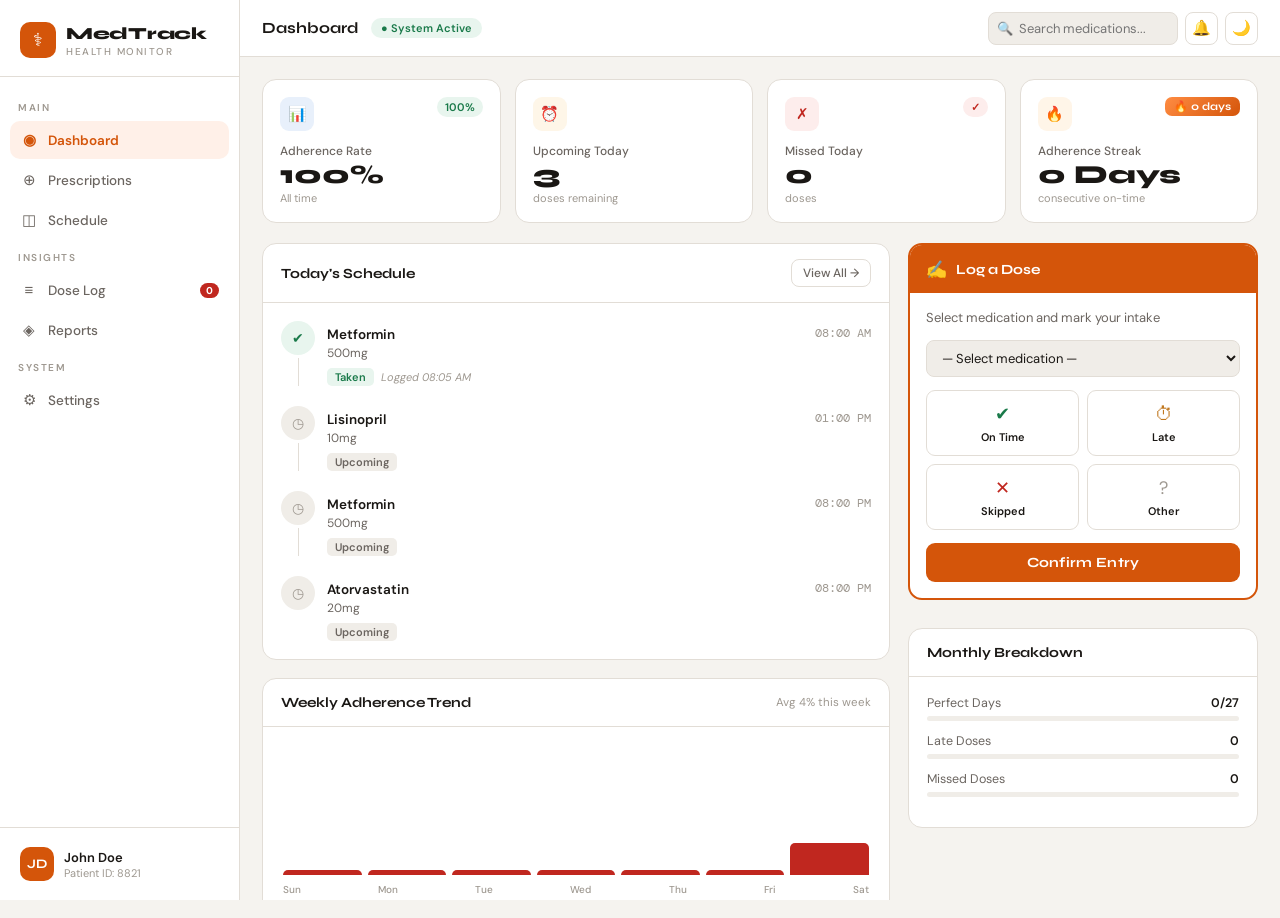
<file: index.html>
<!DOCTYPE html>
<html lang="en" data-theme="light">
<head>
<meta charset="utf-8"/>
<meta name="viewport" content="width=device-width, initial-scale=1.0"/>
<title>MedTrack — Medication Adherence System</title>
<link rel="preconnect" href="https://fonts.googleapis.com"/>
<link href="https://fonts.googleapis.com/css2?family=Syne:wght@400;500;600;700;800&family=DM+Sans:ital,wght@0,300;0,400;0,500;0,600;1,300&family=DM+Mono:wght@400;500&display=swap" rel="stylesheet"/>
<link rel="stylesheet" href="style.css">
</head>
<body>
<div class="app">
  <aside class="sidebar">
    <div class="logo">
      <div class="logo-mark">
        <div class="logo-icon">⚕</div>
        <div>
          <div class="logo-text">MedTrack</div>
          <div class="logo-sub">Health Monitor</div>
        </div>
      </div>
    </div>
    <nav class="nav">
      <div class="nav-section">Main</div>
      <div class="nav-item active" data-view="dashboard"><span class="nav-icon">◉</span>Dashboard</div>
      <div class="nav-item" data-view="prescriptions"><span class="nav-icon">⊕</span>Prescriptions</div>
      <div class="nav-item" data-view="schedule"><span class="nav-icon">◫</span>Schedule</div>
      <div class="nav-section">Insights</div>
      <div class="nav-item" data-view="doselog"><span class="nav-icon">≡</span>Dose Log<span class="nav-badge" id="missed-badge">0</span></div>
      <div class="nav-item" data-view="reports"><span class="nav-icon">◈</span>Reports</div>
      <div class="nav-section">System</div>
      <div class="nav-item" data-view="settings"><span class="nav-icon">⚙</span>Settings</div>
    </nav>
    <div class="sidebar-bottom">
      <div class="user-card">
        <div class="avatar" id="avatar-initials">JD</div>
        <div style="flex:1;overflow:hidden">
          <div class="user-name" id="sidebar-username">John Doe</div>
          <div class="user-id" id="sidebar-patientid">Patient ID: 8821</div>
        </div>
      </div>
    </div>
  </aside>

  <div class="main">
    <header class="header">
      <div class="header-left">
        <div class="page-title" id="header-title">Dashboard</div>
        <div class="status-pill">● System Active</div>
      </div>
      <div class="header-right">
        <div class="search-wrap">
          <span class="search-icon">🔍</span>
          <input type="text" placeholder="Search medications..." id="search-input"/>
        </div>
        <button class="icon-btn" id="notif-btn" title="Alerts">🔔<span class="notif-dot" id="notif-dot" style="display:none"></span></button>
        <button class="icon-btn" id="theme-btn" title="Toggle theme">🌙</button>
      </div>
    </header>

    <div class="content">
      <!-- DASHBOARD -->
      <div class="view active" id="view-dashboard">
        <div class="stats-grid">
          <div class="stat-card">
            <div class="stat-top">
              <div class="stat-icon" style="background:var(--blue-bg);color:var(--blue)">📊</div>
              <div class="stat-badge" id="adh-badge" style="background:var(--green-bg);color:var(--green)">—</div>
            </div>
            <div class="stat-label">Adherence Rate</div>
            <div class="stat-value" id="stat-adherence">—%</div>
            <div class="stat-sub">All time</div>
          </div>
          <div class="stat-card">
            <div class="stat-top">
              <div class="stat-icon" style="background:var(--orange-bg);color:var(--orange)">⏰</div>
            </div>
            <div class="stat-label">Upcoming Today</div>
            <div class="stat-value" id="stat-upcoming">—</div>
            <div class="stat-sub">doses remaining</div>
          </div>
          <div class="stat-card">
            <div class="stat-top">
              <div class="stat-icon" style="background:var(--red-bg);color:var(--red)">✗</div>
              <div class="stat-badge" id="miss-badge2" style="background:var(--red-bg);color:var(--red)">—</div>
            </div>
            <div class="stat-label">Missed Today</div>
            <div class="stat-value" id="stat-missed">—</div>
            <div class="stat-sub">doses</div>
          </div>
          <div class="stat-card">
            <div class="stat-top">
              <div class="stat-icon" style="background:#FFF5E8;color:#C09820">🔥</div>
              <div class="streak-badge" id="streak-badge">0</div>
            </div>
            <div class="stat-label">Adherence Streak</div>
            <div class="stat-value" id="stat-streak">— Days</div>
            <div class="stat-sub">consecutive on-time</div>
          </div>
        </div>

        <div class="two-col">
          <div style="display:flex;flex-direction:column;gap:18px">
            <div class="card">
              <div class="card-head">
                <span class="card-title">Today's Schedule</span>
                <button class="btn btn-ghost btn-sm" onclick="navigate('schedule')">View All →</button>
              </div>
              <div class="card-body">
                <div class="timeline" id="today-timeline"></div>
              </div>
            </div>
            <div class="card">
              <div class="card-head">
                <span class="card-title">Weekly Adherence Trend</span>
                <span style="font-size:11.5px;color:var(--text3)" id="week-summary"></span>
              </div>
              <div class="card-body">
                <div class="bar-chart" id="weekly-chart"></div>
                <div class="chart-labels" id="weekly-labels"></div>
              </div>
            </div>
          </div>

          <div class="right-col">
            <div class="log-panel">
              <div class="log-head">
                <span style="font-size:17px">✍</span>
                <span class="log-head-text">Log a Dose</span>
              </div>
              <div class="log-body">
                <p>Select medication and mark your intake</p>
                <select class="form-select" id="log-select"><option value="">— Select medication —</option></select>
                <div class="status-grid">
                  <div class="status-opt" data-status="onTime" onclick="selectStatus(this)">
                    <span class="opt-icon" style="color:var(--green)">✔</span><span class="opt-label">On Time</span>
                  </div>
                  <div class="status-opt" data-status="late" onclick="selectStatus(this)">
                    <span class="opt-icon" style="color:var(--orange)">⏱</span><span class="opt-label">Late</span>
                  </div>
                  <div class="status-opt" data-status="skipped" onclick="selectStatus(this)">
                    <span class="opt-icon" style="color:var(--red)">✕</span><span class="opt-label">Skipped</span>
                  </div>
                  <div class="status-opt" data-status="other" onclick="selectStatus(this)">
                    <span class="opt-icon" style="color:var(--text3)">?</span><span class="opt-label">Other</span>
                  </div>
                </div>
                <button class="confirm-btn" onclick="confirmLog()">Confirm Entry</button>
              </div>
            </div>
            <div id="alerts-container"></div>
            <div class="card">
              <div class="card-head"><span class="card-title">Monthly Breakdown</span></div>
              <div class="card-body">
                <div class="breakdown-item">
                  <div class="breakdown-row"><span style="color:var(--text2)">Perfect Days</span><span class="breakdown-val" id="perf-days">—</span></div>
                  <div class="progress-track"><div class="progress-fill" id="perf-bar" style="background:var(--green);width:0%"></div></div>
                </div>
                <div class="breakdown-item" style="margin-top:12px">
                  <div class="breakdown-row"><span style="color:var(--text2)">Late Doses</span><span class="breakdown-val" id="late-doses">—</span></div>
                  <div class="progress-track"><div class="progress-fill" id="late-bar" style="background:var(--orange);width:0%"></div></div>
                </div>
                <div class="breakdown-item" style="margin-top:12px">
                  <div class="breakdown-row"><span style="color:var(--text2)">Missed Doses</span><span class="breakdown-val" id="total-missed-month">—</span></div>
                  <div class="progress-track"><div class="progress-fill" id="missed-bar" style="background:var(--red);width:0%"></div></div>
                </div>
              </div>
            </div>
          </div>
        </div>
      </div>

      <!-- PRESCRIPTIONS -->
      <div class="view" id="view-prescriptions">
        <div class="section-head">
          <span class="section-title">Prescriptions</span>
          <button class="btn btn-primary" onclick="openAddRx()">+ Add Prescription</button>
        </div>
        <div class="rx-grid" id="rx-grid"></div>
      </div>

      <!-- SCHEDULE -->
      <div class="view" id="view-schedule">
        <div class="section-head">
          <span class="section-title">Dose Schedule</span>
          <select class="form-select" style="width:auto;margin:0" id="schedule-filter">
            <option value="today">Today</option>
            <option value="week">This Week</option>
            <option value="all">All Upcoming</option>
          </select>
        </div>
        <div class="card"><div class="card-body"><div id="schedule-list" class="timeline"></div></div></div>
      </div>

      <!-- DOSE LOG -->
      <div class="view" id="view-doselog">
        <div class="section-head">
          <span class="section-title">Dose Log</span>
          <select class="form-select" style="width:auto;margin:0" id="log-filter">
            <option value="all">All</option>
            <option value="onTime">On Time</option>
            <option value="late">Late</option>
            <option value="skipped">Missed/Skipped</option>
          </select>
        </div>
        <div class="dose-log-list" id="doselog-list"></div>
      </div>

      <!-- REPORTS -->
      <div class="view" id="view-reports">
        <div class="section-head">
          <span class="section-title">Reports & Analytics</span>
          <button class="btn btn-ghost btn-sm" onclick="printReport()">⬇ Export</button>
        </div>
        <div class="report-grid" id="report-stats"></div>
        <div class="card" style="margin-bottom:18px">
          <div class="card-head"><span class="card-title">Medication-wise Adherence</span></div>
          <div class="card-body"><div class="med-adherence-list" id="med-adherence-list"></div></div>
        </div>
        <div class="card">
          <div class="card-head"><span class="card-title">Safety Alerts Summary</span></div>
          <div class="card-body" id="safety-summary"></div>
        </div>
      </div>

      <!-- SETTINGS -->
      <div class="view" id="view-settings">
        <div class="section-head"><span class="section-title">Settings</span></div>
        <div class="settings-section">
          <div class="settings-section-head">Patient Profile</div>
          <div class="settings-row">
            <div><div class="settings-row-label">Patient Name</div><div class="settings-row-sub">Your display name</div></div>
            <input class="form-input" style="width:190px" id="setting-name" placeholder="Full name"/>
          </div>
          <div class="settings-row">
            <div><div class="settings-row-label">Patient ID</div></div>
            <input class="form-input" style="width:190px" id="setting-id" placeholder="Patient ID"/>
          </div>
          <div class="settings-row"><div></div><button class="btn btn-primary btn-sm" onclick="saveProfile()">Save Profile</button></div>
        </div>
        <div class="settings-section">
          <div class="settings-section-head">Preferences</div>
          <div class="settings-row">
            <div><div class="settings-row-label">Dark Mode</div><div class="settings-row-sub">Switch to dark theme</div></div>
            <div class="toggle" id="dark-toggle" onclick="toggleTheme()"></div>
          </div>
          <div class="settings-row">
            <div><div class="settings-row-label">Reminder Simulation</div><div class="settings-row-sub">Alerts for upcoming doses</div></div>
            <div class="toggle on" id="reminder-toggle" onclick="this.classList.toggle('on')"></div>
          </div>
          <div class="settings-row">
            <div><div class="settings-row-label">Caregiver Mode</div><div class="settings-row-sub">Read-only monitoring view</div></div>
            <div class="toggle" id="caregiver-toggle" onclick="toggleCaregiver(this)"></div>
          </div>
        </div>
        <div class="settings-section">
          <div class="settings-section-head">Data Management</div>
          <div class="settings-row">
            <div><div class="settings-row-label">Clear All Data</div><div class="settings-row-sub">Reset everything</div></div>
            <button class="btn btn-sm" style="background:var(--red-bg);color:var(--red);border:1px solid var(--red)" onclick="clearData()">Clear Data</button>
          </div>
        </div>
      </div>
    </div>
  </div>
</div>

<!-- Add Rx Modal -->
<div class="modal-overlay hidden" id="rx-modal">
  <div class="modal">
    <div class="modal-head">
      <span class="modal-title">Add Prescription</span>
      <button class="modal-close" onclick="closeModal('rx-modal')">✕</button>
    </div>
    <div class="form-row">
      <div class="form-group"><label class="form-label">Drug Name *</label><input class="form-input" id="rx-name" placeholder="e.g. Metformin"/></div>
      <div class="form-group"><label class="form-label">Dosage *</label><input class="form-input" id="rx-dosage" placeholder="e.g. 500mg"/></div>
    </div>
    <div class="form-row">
      <div class="form-group"><label class="form-label">Frequency (per day) *</label><input class="form-input" type="number" id="rx-freq" min="1" max="6" value="1"/></div>
      <div class="form-group"><label class="form-label">Duration (days) *</label><input class="form-input" type="number" id="rx-duration" min="1" value="30"/></div>
    </div>
    <div class="form-row">
      <div class="form-group"><label class="form-label">Start Date *</label><input class="form-input" type="date" id="rx-start"/></div>
      <div class="form-group"><label class="form-label">First Dose Time *</label><input class="form-input" type="time" id="rx-time" value="08:00"/></div>
    </div>
    <div class="form-group"><label class="form-label">Instructions</label><input class="form-input" id="rx-instructions" placeholder="e.g. Take with food"/></div>
    <div class="form-group"><label class="form-label">Form</label>
      <select class="form-input" id="rx-form"><option>Oral Tablet</option><option>Capsule</option><option>Liquid</option><option>Injection</option><option>Topical</option></select>
    </div>
    <button class="confirm-btn" onclick="addPrescription()">Add & Generate Schedule</button>
  </div>
</div>

<div class="toast-container" id="toast-container"></div>

<script>
// ── STATE ──
const S = {
  profile: { name:'John Doe', patientId:'8821' },
  medications: [],
  schedule: [],
  logs: [],
  alerts: [],
  caregiverMode: false
};

// ── PERSISTENCE ──
function save() {
  try { localStorage.setItem('mt3', JSON.stringify(S)); } catch(e){}
}
function load() {
  try {
    const d = localStorage.getItem('mt3');
    if (d) {
      const p = JSON.parse(d);
      Object.assign(S, p);
      S.schedule.forEach(s => { s.scheduledTime = new Date(s.scheduledTime); });
      S.logs.forEach(l => { l.loggedAt = new Date(l.loggedAt); });
    } else { seed(); }
  } catch(e) { seed(); }
}
function seed() {
  const today = new Date().toISOString().split('T')[0];
  S.medications = [
    { id:'med1', name:'Metformin', dosage:'500mg', form:'Oral Tablet', frequency:2, duration:30, startDate:today, times:['08:00','20:00'], instructions:'Take with food', locked:true },
    { id:'med2', name:'Lisinopril', dosage:'10mg', form:'Oral Tablet', frequency:1, duration:30, startDate:today, times:['13:00'], instructions:'', locked:true },
    { id:'med3', name:'Atorvastatin', dosage:'20mg', form:'Oral Tablet', frequency:1, duration:30, startDate:today, times:['20:00'], instructions:'Take at bedtime', locked:true }
  ];
  genAllSchedules();
  // Seed: log morning metformin as on time
  const now = new Date();
  S.schedule.forEach(d => {
    const t = new Date(d.scheduledTime);
    if (t.toDateString()===now.toDateString() && d.name==='Metformin' && t.getHours()===8) {
      S.logs.push({ id:uid(), doseId:d.id, status:'onTime', loggedAt:new Date(t.getTime()+5*60000), medId:d.medId, medName:d.name });
    }
  });
  save();
}

// ── UTILS ──
function uid() { return Math.random().toString(36).slice(2,9); }
function fmtDate(d) { return new Date(d).toLocaleDateString([],{month:'short',day:'numeric',year:'numeric'}); }
function fmtTime(d) {
  if (typeof d === 'string') {
    const [h,m] = d.split(':'); const hh=+h;
    return ((hh%12)||12)+':'+m+(hh>=12?' PM':' AM');
  }
  return new Date(d).toLocaleTimeString([],{hour:'2-digit',minute:'2-digit'});
}

// ── SCHEDULE ──
function genSchedule(med) {
  const start = new Date(med.startDate+'T00:00:00');
  for (let i=0; i<med.duration; i++) {
    const day = new Date(start); day.setDate(day.getDate()+i);
    med.times.forEach(t => {
      const [h,m] = t.split(':');
      const dt = new Date(day); dt.setHours(+h,+m,0,0);
      const id = med.id+'_'+dt.getTime();
      if (!S.schedule.find(s=>s.id===id))
        S.schedule.push({ id, medId:med.id, name:med.name, dosage:med.dosage, scheduledTime:dt });
    });
  }
}
function genAllSchedules() { S.schedule=[]; S.medications.forEach(genSchedule); }
function computeTimes(freq, firstTime) {
  const [h,m]=firstTime.split(':').map(Number), gap=Math.floor(24/freq), times=[firstTime];
  for (let i=1;i<freq;i++) times.push(String((h+gap*i)%24).padStart(2,'0')+':'+String(m).padStart(2,'0'));
  return times;
}

// ── METRICS ──
function doseStatus(dose) {
  const log = S.logs.filter(l=>l.doseId===dose.id).sort((a,b)=>new Date(b.loggedAt)-new Date(a.loggedAt))[0];
  if (log) return log.status;
  return new Date(dose.scheduledTime) < new Date() ? 'missed' : 'upcoming';
}
function calcMetrics() {
  let taken=0,missed=0,upcoming=0,todayT=0,todayM=0,todayU=0;
  const today=new Date().toDateString();
  S.schedule.forEach(d => {
    const s=doseStatus(d), isT=new Date(d.scheduledTime).toDateString()===today;
    if(s==='onTime'||s==='late'){taken++;if(isT)todayT++;}
    else if(s==='missed'||s==='skipped'){missed++;if(isT)todayM++;}
    else{upcoming++;if(isT)todayU++;}
  });
  const adh = taken+missed>0 ? Math.round(taken/(taken+missed)*100) : 0;
  return {taken,missed,upcoming,adh,todayT,todayM,todayU};
}
function calcStreak() {
  const days={};
  S.schedule.forEach(d => {
    const k=new Date(d.scheduledTime).toDateString();
    if(!days[k]) days[k]={t:0,on:0};
    days[k].t++;
    if(doseStatus(d)==='onTime') days[k].on++;
  });
  let streak=0;
  for (const k of Object.keys(days).sort((a,b)=>new Date(b)-new Date(a))) {
    if(days[k].t>0&&days[k].on===days[k].t) streak++;
    else break;
  }
  return streak;
}
function calcWeekly() {
  const labels=['Sun','Mon','Tue','Wed','Thu','Fri','Sat'], now=new Date();
  return labels.map((l,i) => {
    const day=new Date(now); day.setDate(now.getDate()-((now.getDay()-i+7)%7));
    const ds=day.toDateString();
    const doses=S.schedule.filter(d=>new Date(d.scheduledTime).toDateString()===ds);
    const taken=doses.filter(d=>{const s=doseStatus(d);return s==='onTime'||s==='late';}).length;
    const pct=doses.length>0?Math.round(taken/doses.length*100):0;
    return {l, pct, isFuture:day>now};
  });
}
function calcMonthly() {
  const now=new Date(), days={};
  S.schedule.forEach(d => {
    const dt=new Date(d.scheduledTime);
    if(dt.getMonth()!==now.getMonth()) return;
    const k=dt.toDateString();
    if(!days[k]) days[k]={t:0,on:0,late:0,miss:0};
    days[k].t++;
    const s=doseStatus(d);
    if(s==='onTime') days[k].on++;
    else if(s==='late') days[k].late++;
    else if(s==='missed'||s==='skipped') days[k].miss++;
  });
  let perfect=0,late=0,missed=0,total=0;
  Object.values(days).forEach(d=>{
    total++;
    if(d.t>0&&d.on===d.t) perfect++;
    late+=d.late; missed+=d.miss;
  });
  return {perfect,late,missed,total};
}
function detectAlerts() {
  S.alerts=[];
  S.medications.forEach(med => {
    const doses=S.schedule.filter(d=>d.medId===med.id).sort((a,b)=>new Date(b.scheduledTime)-new Date(a.scheduledTime));
    let cons=0;
    for (const d of doses) {
      if(new Date(d.scheduledTime)>new Date()) continue;
      const s=doseStatus(d);
      if(s==='missed'||s==='skipped') cons++;
      else break;
    }
    if(cons>=2) S.alerts.push({med:med.name,count:cons,severity:cons>=3?'high':'medium'});
  });
}

// ── RENDER ──
function g(id) { return document.getElementById(id); }
function renderAll() {
  detectAlerts();
  const m=calcMetrics(), streak=calcStreak();
  g('stat-adherence').textContent=m.adh+'%';
  g('stat-upcoming').textContent=m.todayU;
  g('stat-missed').textContent=m.todayM;
  g('stat-streak').textContent=streak+' Days';
  g('streak-badge').textContent='🔥 '+streak+' days';
  g('missed-badge').textContent=m.missed;
  const ab=g('adh-badge');
  ab.textContent=m.adh+'%';
  ab.style.background=m.adh>=80?'var(--green-bg)':'var(--red-bg)';
  ab.style.color=m.adh>=80?'var(--green)':'var(--red)';
  g('miss-badge2').textContent=m.todayM>0?'⚠'+m.todayM:'✓';
  renderTimeline(); renderWeekly(); renderMonthly();
  renderAlerts(); updateLogSelect();
  renderDoseLog(); renderSchedule(); renderRx(); renderReports(); updateProfile();
  save();
}

function renderTimeline() {
  const now=new Date(), today=now.toDateString();
  const doses=S.schedule.filter(d=>new Date(d.scheduledTime).toDateString()===today).sort((a,b)=>new Date(a.scheduledTime)-new Date(b.scheduledTime));
  if(!doses.length) { g('today-timeline').innerHTML='<div class="empty-state"><div class="empty-icon">💊</div><div class="empty-text">No doses today.<br>Add a prescription to get started.</div></div>'; return; }
  g('today-timeline').innerHTML = doses.map((d,i)=>{
    const s=doseStatus(d), isLast=i===doses.length-1;
    const log=S.logs.filter(l=>l.doseId===d.id).sort((a,b)=>new Date(b.loggedAt)-new Date(a.loggedAt))[0];
    const styles={onTime:'background:var(--green-bg);color:var(--green)',late:'background:var(--orange-bg);color:var(--orange)',missed:'background:var(--red-bg);color:var(--red)',skipped:'background:var(--red-bg);color:var(--red)',upcoming:'background:var(--surface2);color:var(--text3)'};
    const icons={onTime:'✔',late:'⏱',missed:'✕',skipped:'✕',upcoming:'◷'};
    const tags={onTime:'tag-green',late:'tag-orange',missed:'tag-red',skipped:'tag-red',upcoming:'tag-gray'};
    const labels={onTime:'Taken',late:'Late',missed:'Missed',skipped:'Skipped',upcoming:'Upcoming'};
    const logTime=log?`<span class="tl-log-time">Logged ${fmtTime(new Date(log.loggedAt))}</span>`:'';
    const retro=(s==='missed'||s==='skipped')?`<button class="link-btn" onclick="quickLog('${d.id}')">Log retroactively?</button>`:'';
    return `<div class="tl-item${s==='upcoming'?' pulse':''}">
      <div class="tl-left"><div class="tl-dot" style="${styles[s]||styles.upcoming}">${icons[s]||'◷'}</div>${!isLast?'<div class="tl-line"></div>':''}</div>
      <div class="tl-content">
        <div class="tl-header"><span class="tl-name">${d.name}</span><span class="tl-time">${fmtTime(new Date(d.scheduledTime))}</span></div>
        <div class="tl-dose">${d.dosage}</div>
        <div class="tl-footer"><span class="tag ${tags[s]||'tag-gray'}">${labels[s]||'Pending'}</span>${logTime}${retro}</div>
      </div>
    </div>`;
  }).join('');
}

function renderWeekly() {
  const trend=calcWeekly();
  g('weekly-chart').innerHTML=trend.map(d=>{
    const color=d.isFuture?'var(--border)':d.pct>=80?'var(--accent)':d.pct>=50?'var(--orange)':'var(--red)';
    const h=d.isFuture?6:Math.max(d.pct,4);
    return `<div class="bar-wrap"><div class="bar-track"><div class="bar-fill" style="height:${h}%;background:${color}" data-v="${d.pct}%"></div></div></div>`;
  }).join('');
  g('weekly-labels').innerHTML=trend.map(d=>`<span style="font-size:10px;color:var(--text3);font-weight:500">${d.l}</span>`).join('');
  const past=trend.filter(d=>!d.isFuture);
  const avg=past.length?Math.round(past.reduce((a,b)=>a+b.pct,0)/past.length):0;
  g('week-summary').textContent='Avg '+avg+'% this week';
}

function renderMonthly() {
  const mb=calcMonthly();
  const total=Math.max(mb.total,1);
  g('perf-days').textContent=mb.perfect+'/'+mb.total;
  g('perf-bar').style.width=Math.round(mb.perfect/total*100)+'%';
  const ts=S.schedule.filter(d=>{const n=new Date(),dm=new Date(d.scheduledTime);return dm.getMonth()===n.getMonth()&&dm.getFullYear()===n.getFullYear();}).length;
  const tmax=Math.max(ts,1);
  g('late-doses').textContent=mb.late;
  g('late-bar').style.width=Math.min(Math.round(mb.late/tmax*100)*4,100)+'%';
  g('total-missed-month').textContent=mb.missed;
  g('missed-bar').style.width=Math.min(Math.round(mb.missed/tmax*100)*4,100)+'%';
}

function renderAlerts() {
  const c=g('alerts-container');
  g('notif-dot').style.display=S.alerts.length>0?'block':'none';
  if(!S.alerts.length){c.innerHTML='';return;}
  c.innerHTML=S.alerts.map(a=>{
    const hi=a.severity==='high';
    const col=hi?'var(--red)':'var(--orange)';
    return `<div class="alert-card ${hi?'alert-red':'alert-orange'}" style="margin-bottom:10px">
      <div class="alert-top">
        <span class="alert-icon">${hi?'🚨':'⚠'}</span>
        <div>
          <div class="alert-title" style="color:${col}">${hi?'Critical':'Adherence'} Alert</div>
          <div class="alert-msg" style="color:${col}"><strong>${a.count}</strong> consecutive missed doses for <strong>${a.med}</strong>. ${hi?'Immediate action required.':'May affect treatment efficacy.'}</div>
        </div>
      </div>
      <button class="alert-btn" style="color:${col};border-color:${col}" onclick="notifyPhysician('${a.med}')">Notify Physician →</button>
    </div>`;
  }).join('');
}

function updateLogSelect() {
  const now=new Date(), today=now.toDateString();
  const pending=S.schedule.filter(d=>new Date(d.scheduledTime).toDateString()===today&&(doseStatus(d)==='upcoming'||doseStatus(d)==='missed')).sort((a,b)=>new Date(a.scheduledTime)-new Date(b.scheduledTime));
  const sel=g('log-select'), prev=sel.value;
  sel.innerHTML='<option value="">— Select medication —</option>'+pending.map(d=>`<option value="${d.id}">${d.name} ${d.dosage} — ${fmtTime(new Date(d.scheduledTime))}</option>`).join('');
  if(prev&&[...sel.options].find(o=>o.value===prev)) sel.value=prev;
}

function renderDoseLog() {
  const filter=g('log-filter').value;
  const now=new Date();
  let entries=[...S.logs].sort((a,b)=>new Date(b.loggedAt)-new Date(a.loggedAt));
  if(filter!=='all') entries=entries.filter(l=>filter==='skipped'?(l.status==='skipped'||l.status==='missed'):l.status===filter);
  // Add auto-detected missed
  if(filter==='all'||filter==='skipped') {
    S.schedule.filter(d=>new Date(d.scheduledTime)<now&&!S.logs.some(l=>l.doseId===d.id)).forEach(d=>{
      entries.push({id:uid(),doseId:d.id,status:'missed',loggedAt:new Date(d.scheduledTime),medName:d.name,medId:d.medId,auto:true});
    });
    entries.sort((a,b)=>new Date(b.loggedAt)-new Date(a.loggedAt));
  }
  if(!entries.length){g('doselog-list').innerHTML='<div class="empty-state"><div class="empty-icon">📋</div><div class="empty-text">No entries found.</div></div>';return;}
  const im={onTime:{i:'✔',bg:'var(--green-bg)',c:'var(--green)',t:'tag-green',l:'On Time'},late:{i:'⏱',bg:'var(--orange-bg)',c:'var(--orange)',t:'tag-orange',l:'Late'},skipped:{i:'✕',bg:'var(--red-bg)',c:'var(--red)',t:'tag-red',l:'Skipped'},missed:{i:'✕',bg:'var(--red-bg)',c:'var(--red)',t:'tag-red',l:'Missed'},other:{i:'?',bg:'var(--surface2)',c:'var(--text3)',t:'tag-gray',l:'Other'}};
  g('doselog-list').innerHTML=entries.map(l=>{
    const m=im[l.status]||im.other, dose=S.schedule.find(s=>s.id===l.doseId);
    const name=l.medName||dose?.name||'—';
    return `<div class="log-entry">
      <div class="log-entry-icon" style="background:${m.bg};color:${m.c}">${m.i}</div>
      <div class="log-entry-info">
        <div class="log-entry-name">${name}${l.auto?' <span style="font-size:10px;color:var(--text3)">(auto-detected)</span>':''}</div>
        <div class="log-entry-detail">${dose?dose.dosage+' · Sched. '+fmtTime(new Date(dose.scheduledTime)):''}</div>
      </div>
      <div style="text-align:right;flex-shrink:0">
        <span class="tag ${m.t}">${m.l}</span>
        <div class="log-entry-time" style="margin-top:4px">${fmtTime(new Date(l.loggedAt))}<br>${fmtDate(new Date(l.loggedAt))}</div>
      </div>
    </div>`;
  }).join('');
}

function renderSchedule() {
  const filter=g('schedule-filter').value, now=new Date();
  let doses=S.schedule.filter(d=>{
    const t=new Date(d.scheduledTime);
    if(filter==='today') return t.toDateString()===now.toDateString();
    if(filter==='week'){const diff=(t-now)/(86400000);return diff>=-1&&diff<=7;}
    return t>=now;
  }).sort((a,b)=>new Date(a.scheduledTime)-new Date(b.scheduledTime)).slice(0,150);
  if(!doses.length){g('schedule-list').innerHTML='<div class="empty-state"><div class="empty-icon">📅</div><div class="empty-text">No doses in this range.</div></div>';return;}
  const styles={onTime:'background:var(--green-bg);color:var(--green)',late:'background:var(--orange-bg);color:var(--orange)',missed:'background:var(--red-bg);color:var(--red)',skipped:'background:var(--red-bg);color:var(--red)',upcoming:'background:var(--surface2);color:var(--text3)'};
  const icons={onTime:'✔',late:'⏱',missed:'✕',skipped:'✕',upcoming:'◷'};
  const tags={onTime:'tag-green',late:'tag-orange',missed:'tag-red',skipped:'tag-red',upcoming:'tag-gray'};
  const labels={onTime:'Taken',late:'Late',missed:'Missed',skipped:'Skipped',upcoming:'Upcoming'};
  g('schedule-list').innerHTML=doses.map((d,i)=>{
    const s=doseStatus(d), isLast=i===doses.length-1;
    return `<div class="tl-item">
      <div class="tl-left"><div class="tl-dot" style="${styles[s]||styles.upcoming}">${icons[s]||'◷'}</div>${!isLast?'<div class="tl-line"></div>':''}</div>
      <div class="tl-content">
        <div class="tl-header"><span class="tl-name">${d.name} <span style="font-size:11px;color:var(--text3)">${d.dosage}</span></span><span class="tl-time">${fmtDate(new Date(d.scheduledTime))} ${fmtTime(new Date(d.scheduledTime))}</span></div>
        <div class="tl-footer"><span class="tag ${tags[s]||'tag-gray'}">${labels[s]||'Pending'}</span></div>
      </div>
    </div>`;
  }).join('');
}

function renderRx() {
  if(!S.medications.length){g('rx-grid').innerHTML='<div class="empty-state" style="grid-column:1/-1"><div class="empty-icon">💊</div><div class="empty-text">No prescriptions yet.<br>Click "Add Prescription" to begin.</div></div>';return;}
  g('rx-grid').innerHTML=S.medications.map(med=>{
    const doses=S.schedule.filter(d=>d.medId===med.id);
    const taken=doses.filter(d=>{const s=doseStatus(d);return s==='onTime'||s==='late';}).length;
    const total=doses.filter(d=>new Date(d.scheduledTime)<=new Date()).length;
    const adh=total>0?Math.round(taken/total*100):0;
    const col=adh>=80?'var(--green)':adh>=50?'var(--orange)':'var(--red)';
    return `<div class="rx-card">
      <div class="rx-name">${med.name}</div>
      <div class="rx-dose">${med.dosage} · ${med.form}</div>
      <div class="rx-meta">
        <div class="rx-meta-item"><label>Frequency</label><span>${med.frequency}x/day</span></div>
        <div class="rx-meta-item"><label>Duration</label><span>${med.duration} days</span></div>
        <div class="rx-meta-item"><label>Start</label><span>${fmtDate(new Date(med.startDate+'T00:00:00'))}</span></div>
        <div class="rx-meta-item"><label>Adherence</label><span style="color:${col};font-weight:700">${adh}%</span></div>
      </div>
      ${med.instructions?`<div style="font-size:11.5px;color:var(--text3);margin-bottom:9px;font-style:italic">📝 ${med.instructions}</div>`:''}
      <div style="font-size:11.5px;color:var(--text2);margin-bottom:9px">⏰ ${med.times.map(fmtTime).join(' · ')}</div>
      <div style="background:var(--surface2);border-radius:5px;height:5px;margin-bottom:10px"><div style="height:100%;border-radius:5px;background:${col};width:${adh}%;transition:width .8s"></div></div>
      <div class="rx-actions">
        ${!med.locked?`<button class="btn btn-primary btn-sm" onclick="lockRx('${med.id}')">🔒 Lock</button>`:''}
        <button class="btn btn-ghost btn-sm" onclick="deleteRx('${med.id}')">🗑</button>
        ${med.locked?`<span class="rx-locked">🔒 Locked & Active</span>`:''}
      </div>
    </div>`;
  }).join('');
}

function renderReports() {
  const m=calcMetrics(), streak=calcStreak(), mb=calcMonthly();
  g('report-stats').innerHTML=`
    <div class="report-stat"><div class="report-stat-value">${m.adh}%</div><div class="report-stat-label">Overall Adherence</div></div>
    <div class="report-stat"><div class="report-stat-value">${streak}</div><div class="report-stat-label">Current Streak (days)</div></div>
    <div class="report-stat"><div class="report-stat-value">${mb.perfect}</div><div class="report-stat-label">Perfect Days (month)</div></div>`;
  g('med-adherence-list').innerHTML=S.medications.map(med=>{
    const doses=S.schedule.filter(d=>d.medId===med.id);
    const taken=doses.filter(d=>{const s=doseStatus(d);return s==='onTime'||s==='late';}).length;
    const total=doses.filter(d=>new Date(d.scheduledTime)<=new Date()).length;
    const adh=total>0?Math.round(taken/total*100):0;
    const col=adh>=80?'var(--green)':adh>=50?'var(--orange)':'var(--red)';
    return `<div class="med-ad-item">
      <div class="med-ad-header"><span class="med-ad-name">${med.name} <span style="font-size:12px;color:var(--text2);font-weight:400">${med.dosage}</span></span><span class="med-ad-pct" style="color:${col}">${adh}%</span></div>
      <div style="background:var(--surface2);border-radius:5px;height:6px"><div style="height:100%;border-radius:5px;background:${col};width:${adh}%;transition:width .8s"></div></div>
      <div style="font-size:11.5px;color:var(--text3);margin-top:7px">${taken} taken of ${total} scheduled</div>
    </div>`;
  }).join('')||'<div class="empty-state"><div class="empty-icon">💊</div><div class="empty-text">No medications added yet.</div></div>';
  g('safety-summary').innerHTML=S.alerts.length===0
    ?'<div style="color:var(--green);font-size:13.5px;font-weight:600">✔ No active safety alerts</div>'
    :S.alerts.map(a=>`<div style="color:${a.severity==='high'?'var(--red)':'var(--orange)'};font-size:13px;font-weight:500;margin-bottom:7px">${a.severity==='high'?'🚨':'⚠'} ${a.count} consecutive missed doses for <strong>${a.med}</strong></div>`).join('');
}

function updateProfile() {
  g('sidebar-username').textContent=S.profile.name;
  g('sidebar-patientid').textContent='Patient ID: '+S.profile.patientId;
  g('avatar-initials').textContent=S.profile.name.split(' ').map(n=>n[0]).join('').toUpperCase().slice(0,2);
  g('setting-name').value=S.profile.name;
  g('setting-id').value=S.profile.patientId;
}

// ── ACTIONS ──
let selStatus=null;
function selectStatus(el) {
  document.querySelectorAll('.status-opt').forEach(o=>o.classList.remove('selected'));
  el.classList.add('selected'); selStatus=el.dataset.status;
}
function confirmLog() {
  if(S.caregiverMode){toast('Caregiver mode: read-only','⚠');return;}
  const doseId=g('log-select').value;
  if(!doseId){toast('Please select a medication','⚠');return;}
  if(!selStatus){toast('Please select a status','⚠');return;}
  const dose=S.schedule.find(d=>d.id===doseId);
  if(!dose) return;
  S.logs=S.logs.filter(l=>l.doseId!==doseId);
  S.logs.push({id:uid(),doseId,status:selStatus,loggedAt:new Date(),medId:dose.medId,medName:dose.name});
  toast('Logged as '+selStatus, selStatus==='onTime'?'✔':'⏱');
  selStatus=null;
  document.querySelectorAll('.status-opt').forEach(o=>o.classList.remove('selected'));
  renderAll();
}
function quickLog(doseId) {
  g('log-select').value=doseId;
  g('log-select').closest('.log-panel')?.scrollIntoView({behavior:'smooth'});
}
function openAddRx() {
  if(S.caregiverMode){toast('Caregiver mode: read-only','⚠');return;}
  g('rx-start').value=new Date().toISOString().split('T')[0];
  openModal('rx-modal');
}
function addPrescription() {
  if(S.caregiverMode){toast('Caregiver mode: read-only','⚠');return;}
  const name=g('rx-name').value.trim(), dosage=g('rx-dosage').value.trim();
  const freq=parseInt(g('rx-freq').value), duration=parseInt(g('rx-duration').value);
  const startDate=g('rx-start').value, time=g('rx-time').value;
  if(!name||!dosage||!freq||!duration||!startDate||!time){toast('Fill all required fields','⚠');return;}
  const med={id:'med_'+uid(),name,dosage,form:g('rx-form').value,frequency:freq,duration,startDate,times:computeTimes(freq,time),instructions:g('rx-instructions').value.trim(),locked:false};
  S.medications.push(med); genSchedule(med);
  closeModal('rx-modal'); toast('Prescription added & schedule generated','✔');
  renderAll(); navigate('prescriptions');
}
function lockRx(id) {
  const m=S.medications.find(m=>m.id===id);
  if(m){m.locked=true;save();renderRx();toast('Prescription locked','🔒');}
}
function deleteRx(id) {
  if(!confirm('Remove this prescription and all its doses?')) return;
  S.medications=S.medications.filter(m=>m.id!==id);
  S.schedule=S.schedule.filter(s=>s.medId!==id);
  S.logs=S.logs.filter(l=>l.medId!==id);
  save(); renderAll(); toast('Removed','🗑');
}
function notifyPhysician(med) { toast('Physician notified about '+med,'📨'); }
function saveProfile() {
  const n=g('setting-name').value.trim(), i=g('setting-id').value.trim();
  if(n) S.profile.name=n; if(i) S.profile.patientId=i;
  save(); updateProfile(); toast('Profile saved','✔');
}
function toggleTheme() {
  const html=document.documentElement, dark=html.getAttribute('data-theme')==='dark';
  html.setAttribute('data-theme',dark?'light':'dark');
  g('theme-btn').textContent=dark?'🌙':'☀';
  g('dark-toggle').classList.toggle('on',!dark);
  localStorage.setItem('mt_theme',dark?'light':'dark');
}
function toggleCaregiver(btn) {
  btn.classList.toggle('on'); S.caregiverMode=btn.classList.contains('on');
  toast(S.caregiverMode?'Caregiver mode ON (read-only)':'Caregiver mode OFF','👁');
}
function clearData() {
  if(!confirm('Clear ALL data?')) return;
  S.medications=[];S.schedule=[];S.logs=[];S.alerts=[];
  localStorage.removeItem('mt3'); renderAll(); toast('All data cleared','🗑');
}
function printReport() {
  const m=calcMetrics(),streak=calcStreak(),mb=calcMonthly();
  const w=window.open('','_blank');
  w.document.write(`<!DOCTYPE html><html><head><title>MedTrack Report</title>
  <style>body{font-family:sans-serif;padding:40px;max-width:700px;margin:0 auto;color:#1a1714}h1{color:#D4550A;font-size:24px}h2{margin-top:24px;font-size:16px;color:#555}table{width:100%;border-collapse:collapse;margin:14px 0}td,th{padding:8px 12px;border:1px solid #ddd;text-align:left;font-size:13px}th{background:#f5f3ef;font-weight:600}</style></head><body>
  <h1>MedTrack — Adherence Report</h1>
  <p><strong>Patient:</strong> ${S.profile.name} (ID: ${S.profile.patientId})</p>
  <p><strong>Generated:</strong> ${new Date().toLocaleString()}</p>
  <h2>Summary</h2>
  <table><tr><th>Metric</th><th>Value</th></tr>
  <tr><td>Overall Adherence</td><td>${m.adh}%</td></tr>
  <tr><td>Current Streak</td><td>${streak} days</td></tr>
  <tr><td>Perfect Days (month)</td><td>${mb.perfect}</td></tr>
  <tr><td>Late Doses (month)</td><td>${mb.late}</td></tr>
  <tr><td>Missed Doses (month)</td><td>${mb.missed}</td></tr>
  </table>
  <h2>Medications</h2>
  <table><tr><th>Drug</th><th>Dosage</th><th>Form</th><th>Frequency</th><th>Instructions</th></tr>
  ${S.medications.map(x=>`<tr><td>${x.name}</td><td>${x.dosage}</td><td>${x.form}</td><td>${x.frequency}x/day</td><td>${x.instructions||'—'}</td></tr>`).join('')}
  </table>
  <h2>Safety Alerts</h2>
  ${S.alerts.length?S.alerts.map(a=>`<p>${a.severity==='high'?'🚨':'⚠'} ${a.count} consecutive missed doses for ${a.med}</p>`).join(''):'<p>No active safety alerts.</p>'}
  </body></html>`);
  w.document.close(); w.print();
}

// ── NAV ──
function navigate(view) {
  document.querySelectorAll('.view').forEach(v=>v.classList.remove('active'));
  document.querySelectorAll('.nav-item').forEach(n=>n.classList.remove('active'));
  const v=g('view-'+view); if(v) v.classList.add('active');
  const n=document.querySelector(`[data-view="${view}"]`); if(n) n.classList.add('active');
  const titles={dashboard:'Dashboard',prescriptions:'Prescriptions',schedule:'Schedule',doselog:'Dose Log',reports:'Reports',settings:'Settings'};
  g('header-title').textContent=titles[view]||view;
  if(view==='schedule') renderSchedule();
  if(view==='doselog') renderDoseLog();
  if(view==='reports') renderReports();
  if(view==='prescriptions') renderRx();
}
document.querySelectorAll('.nav-item').forEach(n=>n.addEventListener('click',()=>navigate(n.dataset.view)));

// ── MODAL ──
function openModal(id){g(id).classList.remove('hidden');}
function closeModal(id){g(id).classList.add('hidden');}
g('rx-modal').addEventListener('click',function(e){if(e.target===this)closeModal('rx-modal');});

// ── TOAST ──
function toast(msg,icon='ℹ'){
  const t=document.createElement('div'); t.className='toast';
  t.innerHTML=`<span class="toast-icon">${icon}</span><span>${msg}</span>`;
  g('toast-container').appendChild(t);
  setTimeout(()=>{t.classList.add('removing');setTimeout(()=>t.remove(),300);},3000);
}

// ── SEARCH ──
g('search-input').addEventListener('input',function(){
  const q=this.value.toLowerCase().trim(); if(!q) return;
  const found=S.medications.find(m=>m.name.toLowerCase().includes(q));
  if(found){navigate('prescriptions');toast('Found: '+found.name,'🔍');}
});

// ── FILTERS ──
g('schedule-filter').addEventListener('change',renderSchedule);
g('log-filter').addEventListener('change',renderDoseLog);

// ── THEME ──
g('theme-btn').addEventListener('click',toggleTheme);

// ── REMINDER SIM ──
setInterval(()=>{
  if(!g('reminder-toggle').classList.contains('on')) return;
  const now=new Date();
  S.schedule.forEach(d=>{
    const t=new Date(d.scheduledTime), diff=(t-now)/60000;
    if(diff>0&&diff<=30&&doseStatus(d)==='upcoming') toast(`⏰ ${d.name} in ${Math.round(diff)} min`,'⏰');
  });
},300000);

// ── INIT ──
load();
g('rx-start').value=new Date().toISOString().split('T')[0];
const savedTheme=localStorage.getItem('mt_theme');
if(savedTheme==='dark'){document.documentElement.setAttribute('data-theme','dark');g('theme-btn').textContent='☀';g('dark-toggle').classList.add('on');}
renderAll();
</script>
</body>
</html>
..
</file>
<file: style.css>
:root {
  --bg:#F5F3EF;--surface:#FFFFFF;--surface2:#F0EDE8;--border:#E2DDD6;
  --text:#1A1714;--text2:#6B6560;--text3:#9E9890;
  --accent:#D4550A;--accent2:#E8732A;--accent-bg:#FFF0E8;
  --green:#1A7A4A;--green-bg:#E8F5EE;
  --red:#C0271F;--red-bg:#FDEDEC;
  --orange:#C07820;--orange-bg:#FEF6E8;
  --blue:#1B5FA8;--blue-bg:#E8F0FB;
  --shadow:0 2px 12px rgba(26,23,20,.07);--shadow-lg:0 8px 40px rgba(26,23,20,.12);
  --radius:14px;--nav-w:240px;
}
[data-theme="dark"]{
  --bg:#121010;--surface:#1C1917;--surface2:#252220;--border:#2E2B28;
  --text:#F5F2EE;--text2:#9E9890;--text3:#5C574F;
  --accent:#E8732A;--accent2:#FF9955;--accent-bg:#2A1A0E;
  --green:#3DBE77;--green-bg:#0E2018;
  --red:#F05048;--red-bg:#220E0D;
  --orange:#E8A840;--orange-bg:#221A08;
  --blue:#5B9CF6;--blue-bg:#0E1825;
  --shadow:0 2px 12px rgba(0,0,0,.3);--shadow-lg:0 8px 40px rgba(0,0,0,.5);
}
*,*::before,*::after{box-sizing:border-box;margin:0;padding:0}
html,body{height:100%;overflow:hidden}
body{font-family:'DM Sans',sans-serif;background:var(--bg);color:var(--text);transition:background .3s,color .3s;font-size:14px}
::-webkit-scrollbar{width:4px;height:4px}
::-webkit-scrollbar-thumb{background:var(--border);border-radius:4px}
.app{display:flex;height:100vh;overflow:hidden}
.sidebar{width:var(--nav-w);background:var(--surface);border-right:1px solid var(--border);display:flex;flex-direction:column;flex-shrink:0;transition:background .3s,border .3s}
.logo{padding:22px 20px 18px;border-bottom:1px solid var(--border)}
.logo-mark{display:flex;align-items:center;gap:10px}
.logo-icon{width:36px;height:36px;background:var(--accent);border-radius:10px;display:flex;align-items:center;justify-content:center;color:#fff;font-size:18px;flex-shrink:0}
.logo-text{font-family:'Syne',sans-serif;font-weight:800;font-size:17px;letter-spacing:-.3px}
.logo-sub{font-size:10px;color:var(--text3);text-transform:uppercase;letter-spacing:1.5px;margin-top:1px;font-weight:500}
.nav{flex:1;padding:14px 10px;display:flex;flex-direction:column;gap:2px;overflow-y:auto}
.nav-section{font-size:10px;color:var(--text3);text-transform:uppercase;letter-spacing:1.5px;font-weight:600;padding:10px 8px 5px}
.nav-item{display:flex;align-items:center;gap:10px;padding:9px 10px;border-radius:10px;cursor:pointer;transition:all .18s;color:var(--text2);font-weight:500;font-size:13.5px}
.nav-item:hover{background:var(--surface2);color:var(--text)}
.nav-item.active{background:var(--accent-bg);color:var(--accent);font-weight:600}
.nav-icon{font-size:15px;width:18px;text-align:center;flex-shrink:0}
.nav-badge{margin-left:auto;background:var(--red);color:#fff;font-size:10px;font-weight:700;padding:1px 6px;border-radius:20px;min-width:18px;text-align:center}
.sidebar-bottom{padding:10px;border-top:1px solid var(--border)}
.user-card{display:flex;align-items:center;gap:10px;padding:9px 10px;border-radius:10px;cursor:pointer;transition:background .18s}
.user-card:hover{background:var(--surface2)}
.avatar{width:34px;height:34px;border-radius:10px;background:var(--accent);color:#fff;display:flex;align-items:center;justify-content:center;font-family:'Syne',sans-serif;font-weight:700;font-size:13px;flex-shrink:0}
.user-name{font-weight:600;font-size:13px;white-space:nowrap;overflow:hidden;text-overflow:ellipsis}
.user-id{font-size:11px;color:var(--text3)}
.main{flex:1;display:flex;flex-direction:column;min-width:0;overflow:hidden}
.header{height:57px;background:var(--surface);border-bottom:1px solid var(--border);display:flex;align-items:center;justify-content:space-between;padding:0 22px;flex-shrink:0;gap:14px;transition:background .3s}
.header-left{display:flex;align-items:center;gap:12px;min-width:0}
.page-title{font-family:'Syne',sans-serif;font-weight:700;font-size:15.5px;white-space:nowrap}
.status-pill{padding:3px 10px;border-radius:20px;font-size:11px;font-weight:600;background:var(--green-bg);color:var(--green)}
.header-right{display:flex;align-items:center;gap:7px;flex-shrink:0}
.search-wrap{position:relative}
.search-wrap input{background:var(--surface2);border:1px solid var(--border);border-radius:8px;padding:7px 12px 7px 30px;font-size:13px;font-family:'DM Sans',sans-serif;color:var(--text);width:190px;outline:none;transition:border .18s}
.search-wrap input:focus{border-color:var(--accent);background:var(--surface)}
.search-icon{position:absolute;left:9px;top:50%;transform:translateY(-50%);color:var(--text3);font-size:13px;pointer-events:none}
.icon-btn{width:33px;height:33px;border:1px solid var(--border);border-radius:8px;background:transparent;cursor:pointer;display:flex;align-items:center;justify-content:center;color:var(--text2);transition:all .18s;position:relative;font-size:15px}
.icon-btn:hover{background:var(--surface2)}
.notif-dot{position:absolute;top:5px;right:5px;width:7px;height:7px;background:var(--red);border-radius:50%;border:2px solid var(--surface)}
.content{flex:1;overflow-y:auto;overflow-x:hidden;padding:22px}
.view{display:none;animation:fadeIn .22s ease}
.view.active{display:block}
@keyframes fadeIn{from{opacity:0;transform:translateY(6px)}to{opacity:1;transform:translateY(0)}}
.section-head{display:flex;justify-content:space-between;align-items:center;margin-bottom:18px}
.section-title{font-family:'Syne',sans-serif;font-weight:700;font-size:15px}
.btn{padding:7px 14px;border-radius:8px;font-family:'DM Sans',sans-serif;font-size:13px;font-weight:500;cursor:pointer;border:none;transition:all .18s}
.btn-primary{background:var(--accent);color:#fff}
.btn-primary:hover{background:var(--accent2)}
.btn-ghost{background:transparent;border:1px solid var(--border);color:var(--text2)}
.btn-ghost:hover{background:var(--surface2);color:var(--text)}
.btn-sm{padding:5px 11px;font-size:12px}
.stats-grid{display:grid;grid-template-columns:repeat(4,1fr);gap:14px;margin-bottom:20px}
.stat-card{background:var(--surface);border:1px solid var(--border);border-radius:var(--radius);padding:17px;transition:transform .2s,box-shadow .2s;cursor:default}
.stat-card:hover{transform:translateY(-2px);box-shadow:var(--shadow-lg)}
.stat-top{display:flex;justify-content:space-between;align-items:flex-start;margin-bottom:12px}
.stat-icon{width:34px;height:34px;border-radius:9px;display:flex;align-items:center;justify-content:center;font-size:15px}
.stat-badge{font-size:11px;font-weight:600;padding:3px 8px;border-radius:20px}
.stat-label{font-size:12px;color:var(--text2);font-weight:500;margin-bottom:3px}
.stat-value{font-family:'Syne',sans-serif;font-weight:800;font-size:26px;line-height:1}
.stat-sub{font-size:11px;color:var(--text3);margin-top:3px}
.two-col{display:grid;grid-template-columns:1fr 350px;gap:18px}
.card{background:var(--surface);border:1px solid var(--border);border-radius:var(--radius);overflow:hidden;transition:background .3s,border .3s}
.card-head{padding:15px 18px;border-bottom:1px solid var(--border);display:flex;justify-content:space-between;align-items:center}
.card-title{font-family:'Syne',sans-serif;font-weight:700;font-size:14px}
.card-body{padding:18px}
.timeline{display:flex;flex-direction:column}
.tl-item{display:flex;gap:12px;position:relative;padding-bottom:20px}
.tl-item:last-child{padding-bottom:0}
.tl-left{display:flex;flex-direction:column;align-items:center;flex-shrink:0}
.tl-dot{width:34px;height:34px;border-radius:50%;display:flex;align-items:center;justify-content:center;font-size:14px;z-index:1;flex-shrink:0}
.tl-line{width:1px;flex:1;min-height:20px;background:var(--border);margin-top:3px}
.tl-content{flex:1;padding-top:5px}
.tl-header{display:flex;justify-content:space-between;align-items:flex-start;margin-bottom:2px}
.tl-name{font-weight:600;font-size:13.5px}
.tl-time{font-size:11.5px;color:var(--text3);font-family:'DM Mono',monospace}
.tl-dose{font-size:12px;color:var(--text2);margin-bottom:7px}
.tl-footer{display:flex;align-items:center;gap:7px;flex-wrap:wrap}
.tag{font-size:11px;font-weight:600;padding:2px 8px;border-radius:5px}
.tag-green{background:var(--green-bg);color:var(--green)}
.tag-red{background:var(--red-bg);color:var(--red)}
.tag-orange{background:var(--orange-bg);color:var(--orange)}
.tag-gray{background:var(--surface2);color:var(--text2)}
.tl-log-time{font-size:11px;color:var(--text3);font-style:italic}
.link-btn{font-size:12px;color:var(--accent);background:none;border:none;cursor:pointer;padding:0;font-family:'DM Sans',sans-serif;font-weight:500}
.link-btn:hover{text-decoration:underline}
.bar-chart{height:130px;display:flex;align-items:flex-end;gap:6px;padding:0 2px}
.bar-wrap{flex:1;display:flex;flex-direction:column;align-items:center;gap:5px;height:100%}
.bar-track{flex:1;width:100%;display:flex;align-items:flex-end;position:relative}
.bar-fill{width:100%;border-radius:5px 5px 0 0;transition:height .6s cubic-bezier(.34,1.56,.64,1);position:relative;cursor:pointer}
.bar-fill:hover::after{opacity:1}
.bar-fill::after{content:attr(data-v);position:absolute;top:-20px;left:50%;transform:translateX(-50%);font-size:10px;font-family:'DM Mono',monospace;color:var(--text2);opacity:0;transition:opacity .18s;white-space:nowrap}
.bar-label{font-size:10px;color:var(--text3);font-weight:500}
.chart-labels{display:flex;justify-content:space-between;padding:0 2px;margin-top:8px}
.right-col{display:flex;flex-direction:column;gap:14px}
.log-panel{background:var(--surface);border:2px solid var(--accent);border-radius:var(--radius);overflow:hidden}
.log-head{padding:13px 16px;background:var(--accent);display:flex;align-items:center;gap:9px}
.log-head-text{font-family:'Syne',sans-serif;font-weight:700;font-size:14px;color:#fff}
.log-body{padding:16px}
.log-body p{font-size:13px;color:var(--text2);margin-bottom:14px}
.form-select{width:100%;border:1px solid var(--border);border-radius:8px;padding:8px 11px;font-family:'DM Sans',sans-serif;font-size:13px;color:var(--text);background:var(--surface2);outline:none;margin-bottom:13px;transition:border .18s}
.form-select:focus{border-color:var(--accent)}
.status-grid{display:grid;grid-template-columns:1fr 1fr;gap:8px;margin-bottom:13px}
.status-opt{border:1px solid var(--border);border-radius:9px;padding:11px 7px;cursor:pointer;display:flex;flex-direction:column;align-items:center;gap:4px;transition:all .18s;background:transparent}
.status-opt:hover{border-color:var(--accent);background:var(--accent-bg)}
.status-opt.selected{border-color:var(--accent);background:var(--accent-bg)}
.opt-icon{font-size:18px}
.opt-label{font-size:11px;font-weight:600}
.confirm-btn{width:100%;padding:11px;background:var(--accent);color:#fff;border:none;border-radius:9px;font-family:'Syne',sans-serif;font-weight:700;font-size:14px;cursor:pointer;letter-spacing:.3px;transition:all .18s}
.confirm-btn:hover{background:var(--accent2);transform:translateY(-1px);box-shadow:0 4px 16px rgba(212,85,10,.3)}
.alert-card{border-radius:var(--radius);padding:14px;border:1px solid}
.alert-orange{background:var(--orange-bg);border-color:var(--orange)}
.alert-red{background:var(--red-bg);border-color:var(--red)}
.alert-top{display:flex;gap:9px;align-items:flex-start;margin-bottom:10px}
.alert-icon{font-size:17px;flex-shrink:0}
.alert-title{font-family:'Syne',sans-serif;font-weight:700;font-size:13px}
.alert-msg{font-size:12px;margin-top:2px;line-height:1.5}
.alert-btn{width:100%;padding:7px;font-size:12px;font-weight:600;border-radius:7px;cursor:pointer;border:1px solid;transition:all .18s;font-family:'DM Sans',sans-serif;background:transparent}
.breakdown-item{margin-bottom:12px}
.breakdown-row{display:flex;justify-content:space-between;font-size:12.5px;margin-bottom:5px}
.breakdown-val{font-weight:600}
.progress-track{height:5px;background:var(--surface2);border-radius:6px;overflow:hidden}
.progress-fill{height:100%;border-radius:6px;transition:width .8s cubic-bezier(.34,1.56,.64,1)}
.rx-grid{display:grid;grid-template-columns:repeat(auto-fill,minmax(270px,1fr));gap:14px;margin-bottom:22px}
.rx-card{background:var(--surface);border:1px solid var(--border);border-radius:var(--radius);padding:18px;position:relative;overflow:hidden;transition:transform .2s,box-shadow .2s}
.rx-card:hover{transform:translateY(-2px);box-shadow:var(--shadow-lg)}
.rx-card::before{content:'';position:absolute;top:0;left:0;right:0;height:3px;background:var(--accent)}
.rx-name{font-family:'Syne',sans-serif;font-weight:700;font-size:15px;margin-bottom:3px}
.rx-dose{font-size:12.5px;color:var(--text2);margin-bottom:11px}
.rx-meta{display:grid;grid-template-columns:1fr 1fr;gap:7px;margin-bottom:12px}
.rx-meta-item label{font-size:10px;color:var(--text3);text-transform:uppercase;letter-spacing:.8px;display:block;margin-bottom:1px}
.rx-meta-item span{font-size:12.5px;font-weight:500}
.rx-actions{display:flex;gap:7px;align-items:center;flex-wrap:wrap;margin-top:10px}
.rx-locked{display:flex;align-items:center;gap:4px;font-size:11px;color:var(--text3)}
.form-group{margin-bottom:14px}
.form-label{font-size:11px;font-weight:600;color:var(--text2);text-transform:uppercase;letter-spacing:.8px;display:block;margin-bottom:5px}
.form-input{width:100%;border:1px solid var(--border);border-radius:8px;padding:8px 11px;font-family:'DM Sans',sans-serif;font-size:13px;color:var(--text);background:var(--surface2);outline:none;transition:border .18s}
.form-input:focus{border-color:var(--accent);background:var(--surface)}
.form-row{display:grid;grid-template-columns:1fr 1fr;gap:11px}
.dose-log-list{display:flex;flex-direction:column;gap:9px}
.log-entry{background:var(--surface);border:1px solid var(--border);border-radius:10px;padding:13px 15px;display:flex;align-items:center;gap:12px;transition:transform .18s}
.log-entry:hover{transform:translateX(3px)}
.log-entry-icon{width:33px;height:33px;border-radius:8px;display:flex;align-items:center;justify-content:center;font-size:14px;flex-shrink:0}
.log-entry-info{flex:1;min-width:0}
.log-entry-name{font-weight:600;font-size:13px}
.log-entry-detail{font-size:11.5px;color:var(--text2)}
.log-entry-time{font-family:'DM Mono',monospace;font-size:11px;color:var(--text3);text-align:right;flex-shrink:0}
.report-grid{display:grid;grid-template-columns:repeat(3,1fr);gap:14px;margin-bottom:20px}
.report-stat{background:var(--surface);border:1px solid var(--border);border-radius:var(--radius);padding:16px;text-align:center}
.report-stat-value{font-family:'Syne',sans-serif;font-weight:800;font-size:28px;color:var(--accent)}
.report-stat-label{font-size:12px;color:var(--text2);margin-top:3px}
.med-adherence-list{display:flex;flex-direction:column;gap:11px}
.med-ad-item{background:var(--surface);border:1px solid var(--border);border-radius:9px;padding:13px 15px}
.med-ad-header{display:flex;justify-content:space-between;align-items:center;margin-bottom:8px}
.med-ad-name{font-weight:600;font-size:13.5px}
.med-ad-pct{font-family:'Syne',sans-serif;font-weight:700;font-size:15px}
.settings-section{background:var(--surface);border:1px solid var(--border);border-radius:var(--radius);margin-bottom:18px;overflow:hidden}
.settings-section-head{padding:13px 18px;border-bottom:1px solid var(--border);font-family:'Syne',sans-serif;font-weight:700;font-size:13.5px}
.settings-row{display:flex;justify-content:space-between;align-items:center;padding:13px 18px;border-bottom:1px solid var(--border)}
.settings-row:last-child{border-bottom:none}
.settings-row-label{font-size:13px;font-weight:500}
.settings-row-sub{font-size:11.5px;color:var(--text3);margin-top:1px}
.toggle{width:38px;height:21px;border-radius:11px;background:var(--border);position:relative;cursor:pointer;transition:background .25s;flex-shrink:0}
.toggle.on{background:var(--accent)}
.toggle::after{content:'';position:absolute;top:3px;left:3px;width:15px;height:15px;border-radius:50%;background:#fff;transition:transform .25s;box-shadow:0 1px 3px rgba(0,0,0,.2)}
.toggle.on::after{transform:translateX(17px)}
.modal-overlay{position:fixed;inset:0;background:rgba(0,0,0,.5);z-index:100;display:flex;align-items:center;justify-content:center;animation:fadeO .2s ease;backdrop-filter:blur(4px)}
.modal-overlay.hidden{display:none}
@keyframes fadeO{from{opacity:0}to{opacity:1}}
.modal{background:var(--surface);border-radius:16px;padding:26px;width:500px;max-width:calc(100vw - 28px);max-height:calc(100vh - 36px);overflow-y:auto;animation:popIn .22s cubic-bezier(.34,1.56,.64,1);box-shadow:var(--shadow-lg)}
@keyframes popIn{from{opacity:0;transform:scale(.92)}to{opacity:1;transform:scale(1)}}
.modal-head{display:flex;justify-content:space-between;align-items:center;margin-bottom:22px}
.modal-title{font-family:'Syne',sans-serif;font-weight:800;font-size:17px}
.modal-close{width:28px;height:28px;border:none;background:var(--surface2);border-radius:7px;cursor:pointer;font-size:15px;color:var(--text2);transition:background .18s}
.modal-close:hover{background:var(--border)}
.toast-container{position:fixed;bottom:18px;right:18px;z-index:200;display:flex;flex-direction:column;gap:7px}
.toast{background:var(--surface);border:1px solid var(--border);border-radius:9px;padding:11px 15px;display:flex;align-items:center;gap:9px;box-shadow:var(--shadow-lg);animation:slideIn .28s cubic-bezier(.34,1.56,.64,1);font-size:13px;font-weight:500;min-width:230px}
.toast.removing{animation:slideOut .28s ease forwards}
@keyframes slideIn{from{opacity:0;transform:translateX(55px)}to{opacity:1;transform:translateX(0)}}
@keyframes slideOut{from{opacity:1;transform:translateX(0)}to{opacity:0;transform:translateX(55px)}}
.toast-icon{font-size:16px;flex-shrink:0}
.streak-badge{display:inline-flex;align-items:center;gap:4px;background:linear-gradient(135deg,#FF8C42,#D4550A);border-radius:7px;padding:3px 9px;font-family:'Syne',sans-serif;font-size:11px;font-weight:700;color:#fff}
.empty-state{display:flex;flex-direction:column;align-items:center;justify-content:center;padding:40px 18px;color:var(--text3);text-align:center}
.empty-icon{font-size:36px;margin-bottom:10px;opacity:.35}
.empty-text{font-size:13.5px;line-height:1.6}
@keyframes pulse{0%,100%{opacity:1}50%{opacity:.55}}
.pulse{animation:pulse 2s infinite}
@media(max-width:1100px){.stats-grid{grid-template-columns:repeat(2,1fr)}.two-col{grid-template-columns:1fr}}
@media(max-width:768px){.sidebar{display:none}.stats-grid{grid-template-columns:1fr 1fr}}
</file>
